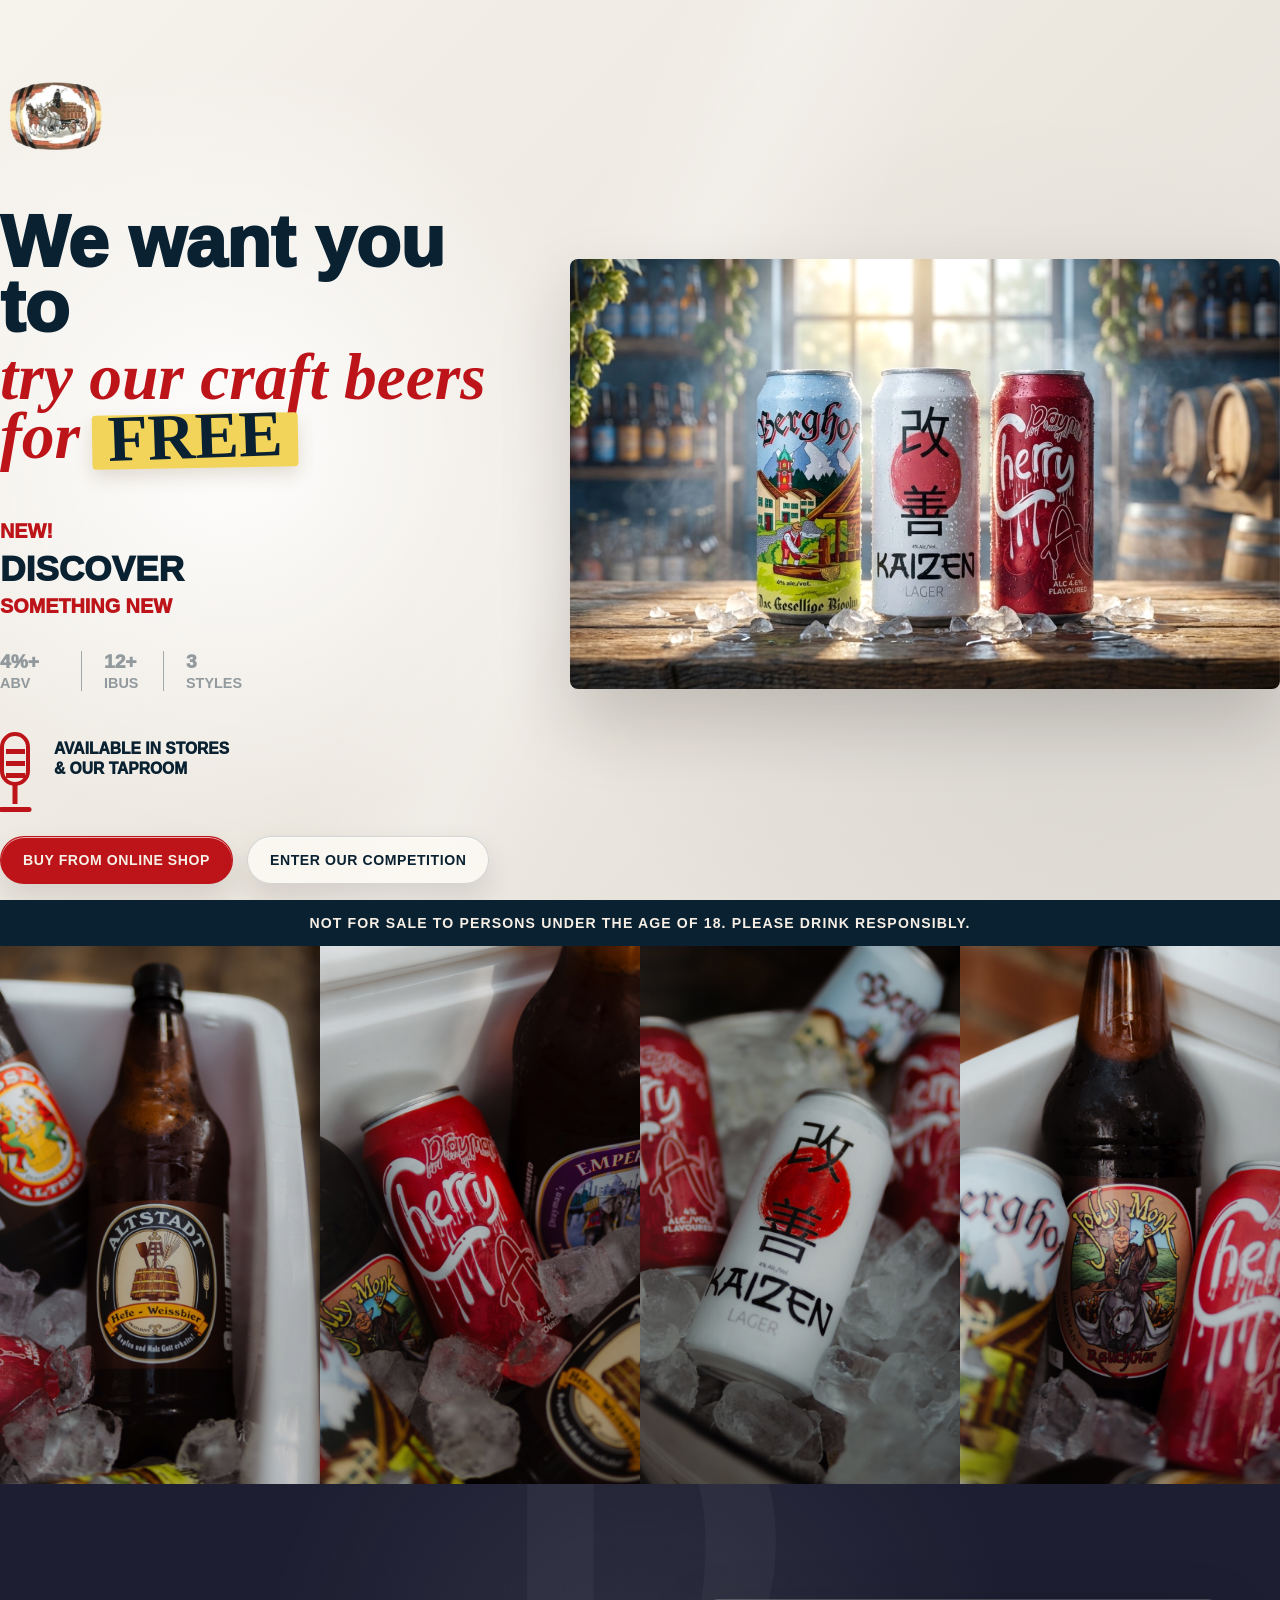
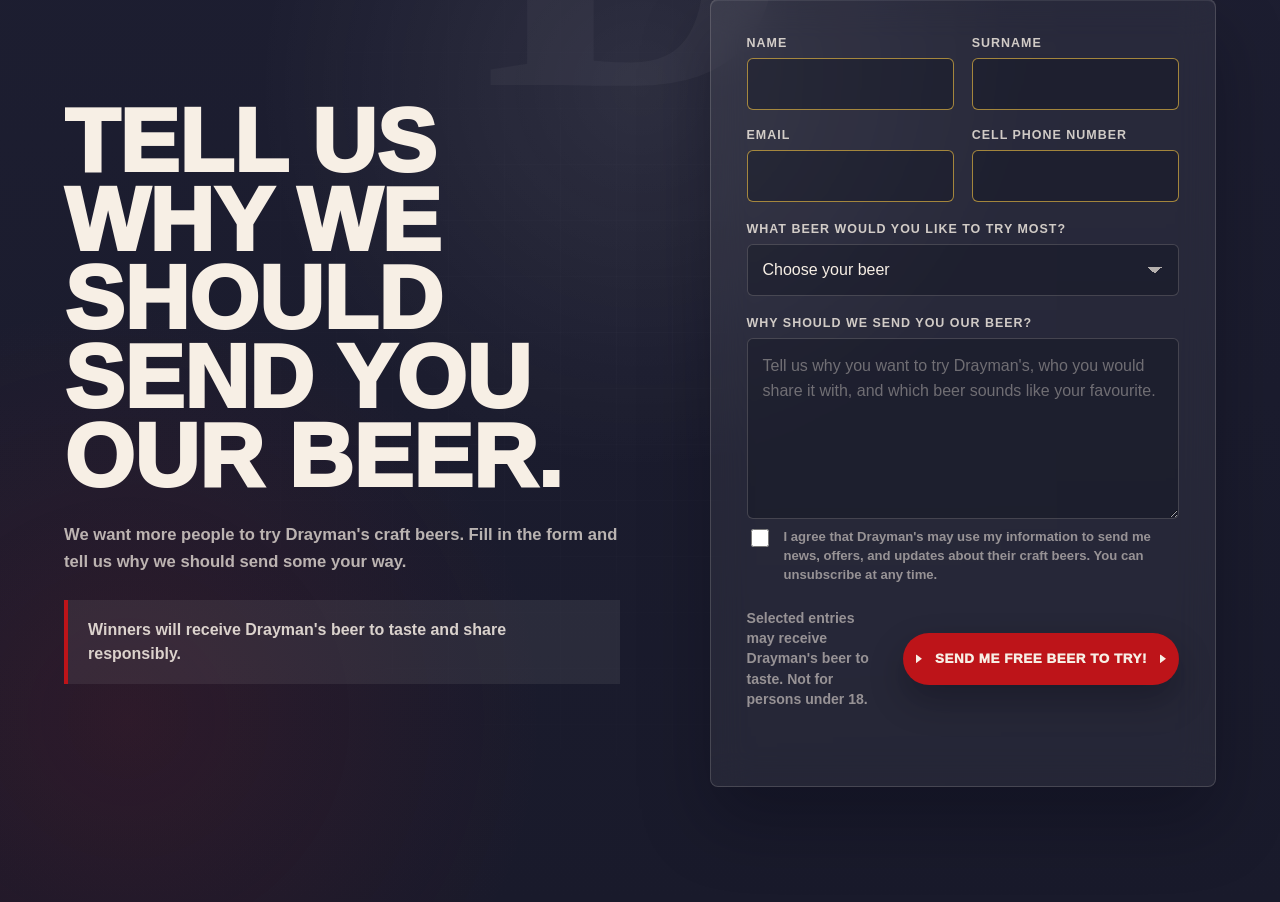
<file: index.html>
<!doctype html>
<html lang="en">

<head>
  <meta charset="UTF-8" />
  <meta name="viewport" content="width=device-width, initial-scale=1.0" />
  <meta name="description" content="Drayman's alcohol beverages landing page." />
  <title>Drayman's Beverages</title>
  <!-- Meta Pixel Code -->
  <script>
    !function (f, b, e, v, n, t, s) {
      if (f.fbq) return; n = f.fbq = function () {
        n.callMethod ?
          n.callMethod.apply(n, arguments) : n.queue.push(arguments)
      };
      if (!f._fbq) f._fbq = n; n.push = n; n.loaded = !0; n.version = '2.0';
      n.queue = []; t = b.createElement(e); t.async = !0;
      t.src = v; s = b.getElementsByTagName(e)[0];
      s.parentNode.insertBefore(t, s)
    }(window, document, 'script',
      'https://connect.facebook.net/en_US/fbevents.js');
    fbq('init', '647273967778956');
    fbq('track', 'PageView');
  </script>
  <!-- End Meta Pixel Code -->
  <link rel="preload" href="assets/hero-product-photo-optimized.jpg" as="image" />
  <link rel="preload" href="assets/draymans-logo.avif" as="image" />
  <link rel="stylesheet" href="styles.css" />
</head>

<body>
  <noscript>
    <img height="1" width="1" style="display:none"
      src="https://www.facebook.com/tr?id=647273967778956&ev=PageView&noscript=1" alt="" />
  </noscript>
  <main class="landing" aria-label="Drayman's alcohol beverages">
    <section class="hero" data-tilt>
      <div class="hero__frame">
        <div class="hero__content">
          <div class="hero__copy">
            <img class="hero__brand-logo" src="assets/draymans-logo.avif" alt="Drayman's Brewery and Distillery" />

            <div class="hero__headline">
              <p class="hero__headline-main">We want you to</p>
              <h1>try our craft beers for <span>FREE</span></h1>
            </div>

            <div class="hero__side hero__side--left">
              <p class="hero__new">New!</p>
              <p class="hero__discover">Discover</p>
              <p class="hero__new hero__new--wide">Something new</p>
              <dl class="hero__stats">
                <div>
                  <dt>4%+</dt>
                  <dd>ABV</dd>
                </div>
                <div>
                  <dt>12+</dt>
                  <dd>IBUS</dd>
                </div>
                <div>
                  <dt>3</dt>
                  <dd>Styles</dd>
                </div>
              </dl>
            </div>

            <div class="hero__side hero__side--right">
              <div class="hero__mic" aria-hidden="true"></div>
              <p>Available in stores<br />&amp; our taproom</p>
            </div>

            <div class="hero__actions" aria-label="Drayman's actions">
              <a class="hero__button hero__button--primary" href="https://draymans.com/"
                aria-label="Buy from online shop">
                Buy from online shop
              </a>
              <a class="hero__button hero__button--secondary" href="#sponsor-title" aria-label="Enter Our Competition">
                Enter Our Competition
              </a>
            </div>
          </div>

          <figure class="hero__products" aria-label="Drayman's beverage cans">
            <img src="assets/hero-product-photo-optimized.jpg" width="1376" height="768" decoding="async"
              fetchpriority="high" alt="Drayman's alcohol beverages on a brewery counter" />
          </figure>
        </div>
      </div>
    </section>

    <aside class="responsibility-banner" aria-label="Responsible drinking notice">
      Not for sale to persons under the age of 18. Please drink responsibly.
    </aside>

    <section class="product-showcase" aria-label="Drayman's product showcase">
      <figure class="product-showcase__item">
        <img src="assets/showcase-1-optimized.jpg" width="933" height="1400" loading="lazy" decoding="async"
          alt="Drayman's bottled beer chilled on ice" />
      </figure>
      <figure class="product-showcase__item">
        <img src="assets/showcase-2-optimized.jpg" width="933" height="1400" loading="lazy" decoding="async"
          alt="Drayman's Cherry Ale can with bottled beers on ice" />
      </figure>
      <figure class="product-showcase__item">
        <img src="assets/showcase-3-optimized.jpg" width="933" height="1400" loading="lazy" decoding="async"
          alt="Drayman's Kaizen Lager can chilled on ice" />
      </figure>
      <figure class="product-showcase__item">
        <img src="assets/showcase-4-optimized.jpg" width="933" height="1400" loading="lazy" decoding="async"
          alt="Drayman's bottled beer with Cherry Ale can" />
      </figure>
    </section>

    <section class="sponsor section-reveal" aria-labelledby="sponsor-title">
      <div class="sponsor__mark" aria-hidden="true">D</div>
      <div class="sponsor__inner">
        <div class="sponsor__intro">
          <h1 id="sponsor-title">Tell us why we should send you our beer.</h1>
          <p class="sponsor__copy">
            We want more people to try Drayman's craft beers. Fill in the form and tell us why
            we should send some your way.
          </p>
          <p class="sponsor__disclaimer">
            Winners will receive Drayman's beer to taste and share responsibly.
          </p>
        </div>

        <form class="sponsor-form" action="https://formspree.io/f/xyklqqad" method="POST"
          aria-label="Beer competition application">
          <div class="form-grid">
            <label class="field">
              <span>Name</span>
              <input name="name" type="text" autocomplete="given-name" required />
            </label>
            <label class="field">
              <span>Surname</span>
              <input name="surname" type="text" autocomplete="family-name" required />
            </label>
            <label class="field">
              <span>Email</span>
              <input name="email" type="email" autocomplete="email" required />
            </label>
            <label class="field">
              <span>Cell phone number</span>
              <input name="phone" type="tel" autocomplete="tel" required />
            </label>
          </div>

          <label class="field field--wide">
            <span>What beer would you like to try most?</span>
            <select name="beer_preference" required>
              <option value="">Choose your beer</option>
              <option value="Cherry Ale">Cherry Ale</option>
              <option value="Kaizen Lager">Kaizen Lager</option>
              <option value="Berghof">Berghof</option>
              <option value="Surprise me">Surprise me</option>
            </select>
          </label>

          <label class="field field--wide">
            <span>Why should we send you our beer?</span>
            <textarea name="reason" rows="6" required
              placeholder="Tell us why you want to try Drayman's, who you would share it with, and which beer sounds like your favourite."></textarea>
          </label>

          <label class="consent-check">
            <input type="checkbox" name="marketing_consent" value="yes" required />
            <span>I agree that Drayman's may use my information to send me news, offers, and updates about their craft beers. You can unsubscribe at any time.</span>
          </label>

          <div class="form-footer">
            <p class="form-note">Selected entries may receive Drayman's beer to taste. Not for persons under 18.</p>
            <button class="submit-button" type="submit">
              <span>Send me FREE beer to try!</span>
            </button>
          </div>

          <p class="form-status" role="status" aria-live="polite"></p>
        </form>
      </div>
    </section>
  </main>

  <script src="script.js"></script>
</body>

</html>
</file>
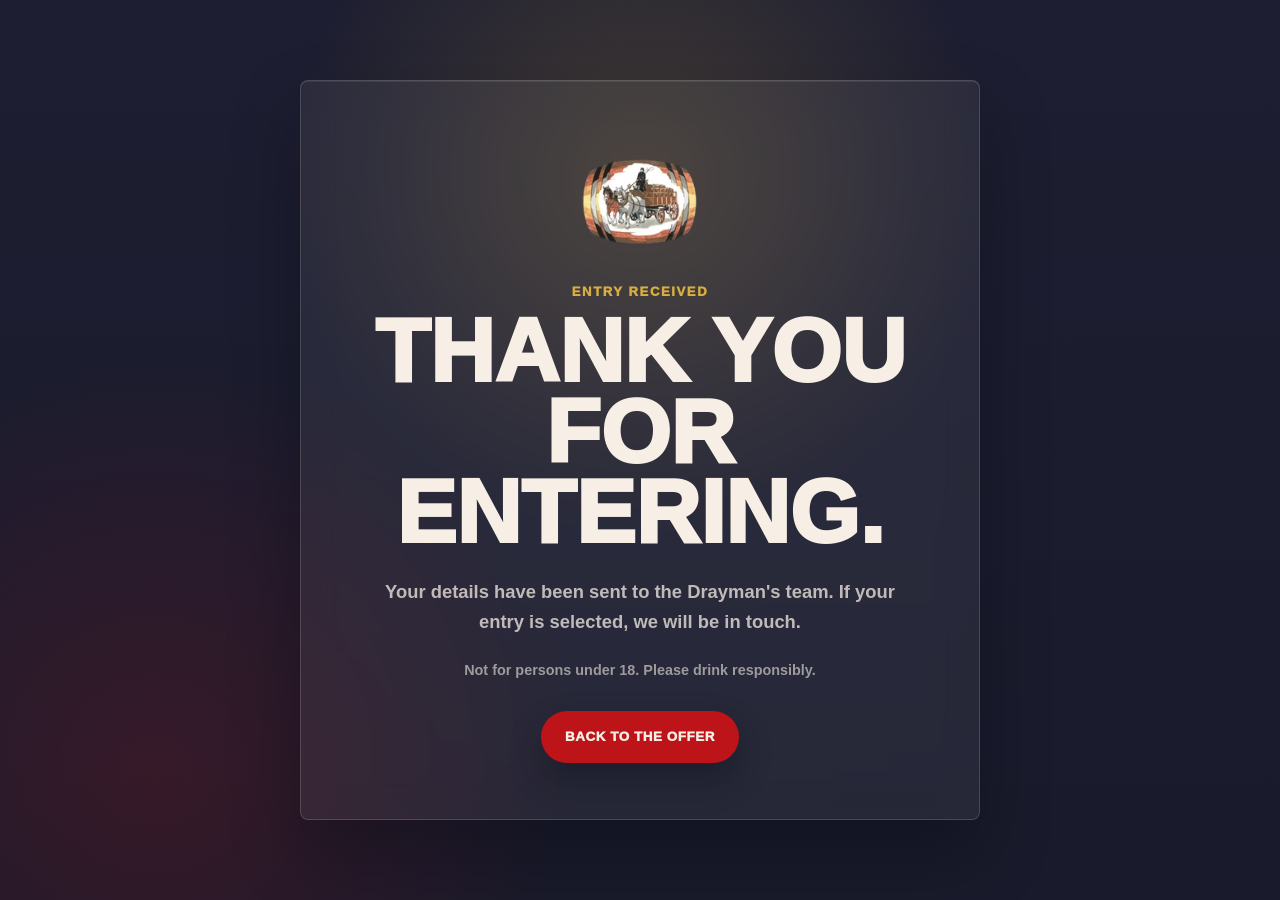
<file: thank-you.html>
<!doctype html>
<html lang="en">

<head>
  <meta charset="UTF-8" />
  <meta name="viewport" content="width=device-width, initial-scale=1.0" />
  <meta name="description" content="Thank you for entering the Drayman's beer competition." />
  <title>Thank You | Drayman's Beverages</title>
  <!-- Meta Pixel Code -->
  <script>
    !function (f, b, e, v, n, t, s) {
      if (f.fbq) return; n = f.fbq = function () {
        n.callMethod ?
        n.callMethod.apply(n, arguments) : n.queue.push(arguments)
      };
      if (!f._fbq) f._fbq = n; n.push = n; n.loaded = !0; n.version = '2.0';
      n.queue = []; t = b.createElement(e); t.async = !0;
      t.src = v; s = b.getElementsByTagName(e)[0];
      s.parentNode.insertBefore(t, s)
    }(window, document, 'script',
      'https://connect.facebook.net/en_US/fbevents.js');
    fbq('init', '647273967778956');
    fbq('track', 'PageView');
    fbq('track', 'Lead');
  </script>
  <!-- End Meta Pixel Code -->
  <link rel="preload" href="assets/draymans-logo.avif" as="image" />
  <link rel="stylesheet" href="styles.css" />
</head>

<body>
  <noscript>
    <img height="1" width="1" style="display:none"
      src="https://www.facebook.com/tr?id=647273967778956&ev=PageView&noscript=1" alt="" />
    <img height="1" width="1" style="display:none"
      src="https://www.facebook.com/tr?id=647273967778956&ev=Lead&noscript=1" alt="" />
  </noscript>
  <main class="thank-you" aria-labelledby="thank-you-title">
    <section class="thank-you__panel">
      <img class="thank-you__logo" src="assets/draymans-logo.avif" alt="Drayman's Brewery and Distillery" />
      <p class="thank-you__eyebrow">Entry received</p>
      <h1 id="thank-you-title">Thank you for entering.</h1>
      <p class="thank-you__copy">
        Your details have been sent to the Drayman's team. If your entry is selected,
        we will be in touch.
      </p>
      <p class="thank-you__notice">Not for persons under 18. Please drink responsibly.</p>
      <a class="thank-you__button" href="/">Back to the offer</a>
    </section>
  </main>
</body>

</html>
</file>
<file: styles.css>
:root {
  --paper: #efe8df;
  --paper-deep: #e2d8cc;
  --ink: #092131;
  --night: #1d1e31;
  --night-soft: #292a40;
  --red: #bd1419;
  --cream: #f7efe5;
  --gold: #d8ae43;
  --green: #3f8b4b;
  --cyan: #42bed2;
  --ease: cubic-bezier(0.16, 1, 0.3, 1);
}

* {
  box-sizing: border-box;
}

html {
  min-height: 100%;
  background: var(--paper);
}

body {
  min-height: 100%;
  margin: 0;
  overflow-x: hidden;
  color: var(--ink);
  background:
    radial-gradient(circle at 50% 38%, rgba(255, 252, 247, 0.96) 0 22%, rgba(241, 234, 224, 0.72) 54%, rgba(218, 207, 193, 0.38) 100%),
    linear-gradient(135deg, #f8f2ea 0%, var(--paper) 48%, var(--paper-deep) 100%);
  font-family: "Avenir Next", Avenir, "Helvetica Neue", Arial, sans-serif;
}

button {
  font: inherit;
}

input,
select,
textarea {
  font: inherit;
}

.landing {
  position: relative;
  min-height: 100dvh;
  isolation: isolate;
}

.thank-you {
  position: relative;
  display: grid;
  place-items: center;
  min-height: 100dvh;
  padding: clamp(24px, 5vw, 72px);
  color: var(--cream);
  background:
    radial-gradient(circle at 50% 20%, rgba(216, 174, 67, 0.2), transparent 22rem),
    radial-gradient(circle at 12% 86%, rgba(189, 20, 25, 0.18), transparent 26rem),
    linear-gradient(180deg, var(--night) 0%, #191a2b 100%);
  isolation: isolate;
}

.thank-you::before {
  position: absolute;
  inset: 0;
  z-index: -1;
  content: "";
  opacity: 0.5;
  background-image:
    linear-gradient(rgba(255, 255, 255, 0.032) 1px, transparent 1px),
    linear-gradient(90deg, rgba(255, 255, 255, 0.032) 1px, transparent 1px);
  background-size: 56px 56px;
  mask-image: radial-gradient(circle at 50% 45%, black, transparent 74%);
}

.thank-you__panel {
  width: min(100%, 680px);
  padding: clamp(32px, 5vw, 56px);
  border: 1px solid rgba(247, 239, 229, 0.16);
  border-radius: 8px;
  background: rgba(255, 255, 255, 0.06);
  box-shadow:
    inset 0 1px 0 rgba(255, 255, 255, 0.08),
    0 34px 70px rgba(4, 5, 13, 0.3);
  text-align: center;
  backdrop-filter: blur(18px);
}

.thank-you__logo {
  display: block;
  width: clamp(78px, 12vw, 118px);
  margin: 0 auto 28px;
}

.thank-you__eyebrow {
  margin: 0 0 12px;
  color: var(--gold);
  font-size: 0.82rem;
  font-weight: 950;
  letter-spacing: 0.12em;
  text-transform: uppercase;
}

.thank-you h1 {
  max-width: 8em;
  margin: 0 auto;
  color: var(--cream);
  font-size: clamp(2.9rem, 8vw, 5.6rem);
  font-weight: 950;
  line-height: 0.9;
  letter-spacing: 0;
  text-transform: uppercase;
}

.thank-you__copy {
  max-width: 34rem;
  margin: 24px auto 0;
  color: rgba(247, 239, 229, 0.74);
  font-size: clamp(1rem, 1.5vw, 1.15rem);
  font-weight: 650;
  line-height: 1.65;
}

.thank-you__notice {
  margin: 22px 0 0;
  color: rgba(247, 239, 229, 0.58);
  font-size: 0.9rem;
  font-weight: 700;
  line-height: 1.45;
}

.thank-you__button {
  display: inline-flex;
  align-items: center;
  justify-content: center;
  min-height: 52px;
  margin-top: 30px;
  padding: 0 24px;
  border-radius: 999px;
  color: var(--cream);
  background: var(--red);
  font-size: 0.84rem;
  font-weight: 950;
  letter-spacing: 0.04em;
  text-decoration: none;
  text-transform: uppercase;
  box-shadow: 0 16px 34px rgba(4, 5, 13, 0.28);
  transition:
    transform 260ms var(--ease),
    background-color 260ms var(--ease),
    box-shadow 260ms var(--ease);
}

.thank-you__button:hover,
.thank-you__button:focus-visible {
  background: #a90f14;
  box-shadow: 0 20px 42px rgba(4, 5, 13, 0.36);
  transform: translateY(-2px);
}

.landing::before {
  position: fixed;
  inset: 0;
  z-index: -1;
  pointer-events: none;
  content: "";
  opacity: 0.34;
  background-image: linear-gradient(115deg, transparent 0 42%, rgba(255, 255, 255, 0.32) 48%, transparent 56%);
  animation: ambient-pan 13s var(--ease) infinite alternate;
}

.hero {
  position: relative;
  display: grid;
  place-items: center;
  min-height: 100dvh;
  padding: 0;
  background: #f1eee8;
}

.hero__frame {
  position: relative;
  width: 100dvw;
  min-height: 100dvh;
  overflow: hidden;
  border-radius: 0;
  background:
    radial-gradient(circle at 18% 50%, rgba(255, 255, 255, 0.92), transparent 24rem),
    linear-gradient(135deg, #f6f3ed 0%, #ece7df 52%, #e1ddd6 100%);
  transform: perspective(1200px) rotateX(var(--tilt-y, 0deg)) rotateY(var(--tilt-x, 0deg)) translate3d(0, 0, 0);
  transform-origin: center;
  animation: hero-arrive 950ms var(--ease) both;
  will-change: transform;
}

.hero__frame::before {
  position: absolute;
  inset: 0;
  content: "";
  background-image:
    linear-gradient(115deg, transparent 0 40%, rgba(255, 255, 255, 0.26) 48%, transparent 58%),
    radial-gradient(circle at 80% 65%, rgba(9, 33, 49, 0.06), transparent 30rem);
  animation: ambient-pan 13s var(--ease) infinite alternate;
}

.hero__brand-logo {
  position: relative;
  z-index: 3;
  display: block;
  width: clamp(76px, 7vw, 118px);
  max-height: 110px;
  object-fit: contain;
  pointer-events: none;
}

.hero__content {
  position: relative;
  z-index: 1;
  display: grid;
  grid-template-columns: minmax(360px, 0.82fr) minmax(460px, 1.18fr);
  gap: clamp(44px, 6vw, 96px);
  align-items: center;
  width: min(calc(100% - 56px), 1360px);
  min-height: 100dvh;
  margin: 0 auto;
  padding: clamp(34px, 5vw, 68px) 0;
}

.hero__copy {
  display: flex;
  flex-direction: column;
  align-items: flex-start;
  max-width: 660px;
  animation: side-arrive-left 800ms var(--ease) 120ms both;
}

.hero__headline {
  position: relative;
  z-index: 2;
  width: 100%;
  margin-top: clamp(34px, 5.4dvh, 62px);
  text-align: left;
  animation: headline-arrive 860ms var(--ease) 170ms both;
}

.hero__headline-main {
  margin: 0;
  color: var(--ink);
  font-size: clamp(3.1rem, 5.7vw, 6.3rem);
  font-weight: 950;
  line-height: 0.9;
  letter-spacing: 0;
}

.hero__headline h1 {
  position: relative;
  display: inline-block;
  margin: 8px 0 0;
  color: var(--red);
  font-family: "Bodoni 72", Didot, "Bodoni 72 Oldstyle", "Times New Roman", Georgia, serif;
  font-size: clamp(3.05rem, 5.12vw, 5.55rem);
  font-style: italic;
  font-weight: 700;
  line-height: 0.9;
  letter-spacing: 0;
}

.hero__headline h1 span {
  position: relative;
  display: inline-block;
  padding: 0 0.18em 0.04em;
  color: var(--ink);
  font-style: normal;
  transform: rotate(-2deg);
}

.hero__headline h1 span::before {
  position: absolute;
  inset: 0.1em -0.06em 0.02em;
  z-index: -1;
  content: "";
  border-radius: 4px;
  background: #f3d45b;
  box-shadow: 0 8px 18px rgba(91, 69, 16, 0.16);
  transform: rotate(1deg);
}

.hero__products {
  position: relative;
  z-index: 3;
  width: 100%;
  aspect-ratio: 16 / 9;
  min-height: 430px;
  margin: 0;
  overflow: hidden;
  border-radius: 8px;
  box-shadow: 0 34px 70px rgba(27, 20, 14, 0.18);
  animation: can-arrive 860ms var(--ease) 210ms both;
}

.hero__products img {
  display: block;
  width: 100%;
  height: 100%;
  object-fit: cover;
  filter: saturate(1.03) contrast(1.03);
  user-select: none;
  transform: translate3d(0, 0, 0);
  transition:
    filter 360ms var(--ease),
    transform 360ms var(--ease);
}

.hero__products:hover img {
  filter: saturate(1.08) contrast(1.05);
  transform: scale(1.035);
}

.hero__side {
  position: relative;
  z-index: 2;
  color: var(--ink);
}

.hero__side--left {
  margin-top: clamp(38px, 5.8dvh, 64px);
  animation: side-arrive-left 800ms var(--ease) 360ms both;
}

.hero__new {
  margin: 0;
  color: var(--red);
  font-size: clamp(1.15rem, 1.55vw, 1.62rem);
  font-weight: 950;
  line-height: 1.08;
  text-transform: uppercase;
}

.hero__new--wide {
  margin-top: 10px;
}

.hero__discover {
  margin: 10px 0 0;
  color: var(--ink);
  font-size: clamp(1.9rem, 2.75vw, 2.8rem);
  font-weight: 950;
  line-height: 0.95;
  text-transform: uppercase;
}

.hero__stats {
  display: grid;
  grid-template-columns: repeat(3, auto);
  gap: 0;
  margin: 34px 0 0;
}

.hero__stats div {
  min-width: 82px;
  padding-right: 22px;
  border-right: 1px solid rgba(9, 33, 49, 0.35);
}

.hero__stats div + div {
  padding-left: 22px;
}

.hero__stats div:last-child {
  border-right: 0;
}

.hero__stats dt {
  color: rgba(9, 33, 49, 0.42);
  font-size: clamp(1.15rem, 1.5vw, 1.55rem);
  font-weight: 950;
}

.hero__stats dd {
  margin: 2px 0 0;
  color: rgba(9, 33, 49, 0.42);
  font-size: 0.9rem;
  font-weight: 900;
  text-transform: uppercase;
}

.hero__side--right {
  display: grid;
  grid-template-columns: 38px auto;
  gap: 16px;
  align-items: center;
  margin-top: clamp(32px, 4.6dvh, 48px);
  animation: side-arrive-right 800ms var(--ease) 420ms both;
}

.hero__side--right p {
  margin: 0;
  color: var(--ink);
  font-size: clamp(0.95rem, 1.22vw, 1.24rem);
  font-weight: 950;
  line-height: 1.28;
  text-transform: uppercase;
}

.hero__mic {
  position: relative;
  width: 30px;
  height: 54px;
  color: var(--red);
  border: 4px solid currentColor;
  border-radius: 999px;
}

.hero__mic::before {
  position: absolute;
  left: 50%;
  bottom: -22px;
  width: 5px;
  height: 22px;
  content: "";
  background: currentColor;
  transform: translateX(-50%);
}

.hero__mic::after {
  position: absolute;
  left: 50%;
  bottom: -30px;
  width: 33px;
  height: 5px;
  border-radius: 999px;
  content: "";
  background: currentColor;
  transform: translateX(-50%);
}

.hero__mic {
  background:
    linear-gradient(currentColor, currentColor) center 13px / 19px 5px no-repeat,
    linear-gradient(currentColor, currentColor) center 25px / 19px 5px no-repeat,
    linear-gradient(currentColor, currentColor) center 37px / 19px 5px no-repeat;
}

.hero__pager {
  display: none;
}

.hero__pager span {
  width: 24px;
  height: 5px;
  border-radius: 999px;
  background: rgba(9, 33, 49, 0.22);
}

.hero__pager span:first-child {
  background: var(--ink);
}

.hero__shadow {
  position: absolute;
  left: 29%;
  right: 30%;
  bottom: 9.4%;
  height: 5.5%;
  border-radius: 999px;
  background: radial-gradient(ellipse, rgba(32, 24, 18, 0.28), transparent 68%);
  filter: blur(7px);
  opacity: 0.58;
  animation: shadow-breathe 6.5s var(--ease) infinite alternate;
}

.hero__sheen,
.hero__float {
  position: absolute;
  pointer-events: none;
}

.hero__sheen {
  top: 38%;
  bottom: 12%;
  width: 17%;
  opacity: 0;
  mix-blend-mode: screen;
  background: linear-gradient(98deg, transparent 0%, rgba(255, 255, 255, 0.28) 46%, transparent 72%);
  filter: blur(10px);
  transform: translateX(-120%) skewX(-12deg);
  animation: can-sheen 6.8s var(--ease) infinite;
}

.hero__sheen--left {
  left: 29%;
  animation-delay: 1.1s;
}

.hero__sheen--right {
  left: 48%;
  animation-delay: 2.25s;
}

.hero__float--brand {
  top: 4%;
  left: 39.5%;
  width: 21%;
  height: 12%;
  border-radius: 50%;
  background: radial-gradient(ellipse, rgba(189, 20, 25, 0.16), transparent 66%);
  filter: blur(18px);
  animation: float-brand 5.2s var(--ease) infinite alternate;
}

.hero__float--cans {
  left: 32%;
  bottom: 11%;
  width: 36%;
  height: 44%;
  border-radius: 50%;
  background: radial-gradient(ellipse, rgba(255, 255, 255, 0.28), transparent 70%);
  filter: blur(20px);
  mix-blend-mode: screen;
  animation: float-cans 4.8s var(--ease) infinite alternate;
}

.hero__actions {
  position: relative;
  z-index: 5;
  display: flex;
  gap: 14px;
  align-items: center;
  margin-top: clamp(38px, 5.5dvh, 58px);
  animation: controls-arrive 1s var(--ease) 520ms both;
}

.hero__button {
  display: inline-flex;
  align-items: center;
  justify-content: center;
  min-height: 48px;
  padding: 0 22px;
  border: 1px solid rgba(9, 33, 49, 0.16);
  border-radius: 999px;
  text-decoration: none;
  color: var(--ink);
  background: rgba(255, 252, 247, 0.72);
  box-shadow:
    inset 0 1px 0 rgba(255, 255, 255, 0.68),
    0 14px 30px rgba(27, 20, 14, 0.12);
  backdrop-filter: blur(14px);
  font-size: clamp(0.76rem, 1.1vw, 0.92rem);
  font-weight: 900;
  letter-spacing: 0.04em;
  text-transform: uppercase;
  transition:
    background-color 280ms var(--ease),
    border-color 280ms var(--ease),
    box-shadow 280ms var(--ease),
    color 280ms var(--ease),
    transform 280ms var(--ease);
}

.hero__button--primary {
  color: var(--cream);
  border-color: rgba(189, 20, 25, 0.82);
  background: var(--red);
}

.hero__button:hover {
  transform: translateY(-2px);
  box-shadow:
    inset 0 1px 0 rgba(255, 255, 255, 0.56),
    0 18px 36px rgba(27, 20, 14, 0.18);
}

.hero__button:active {
  transform: translateY(1px) scale(0.985);
}

.hero__button:focus-visible {
  outline: 2px solid var(--red);
  outline-offset: 5px;
}

.responsibility-banner {
  display: flex;
  justify-content: center;
  align-items: center;
  min-height: 46px;
  padding: 12px 18px;
  color: var(--cream);
  background: var(--ink);
  font-size: clamp(0.72rem, 1.1vw, 0.9rem);
  font-weight: 900;
  letter-spacing: 0.08em;
  line-height: 1.35;
  text-align: center;
  text-transform: uppercase;
}

.product-showcase {
  display: grid;
  grid-template-columns: repeat(4, minmax(0, 1fr));
  gap: 0;
  width: 100%;
  background: var(--night);
}

.product-showcase__item {
  position: relative;
  min-height: clamp(360px, 42vw, 620px);
  margin: 0;
  overflow: hidden;
  background: var(--night);
  isolation: isolate;
}

.product-showcase__item::after {
  position: absolute;
  inset: 0;
  content: "";
  pointer-events: none;
  background:
    linear-gradient(180deg, rgba(5, 6, 12, 0.05), rgba(5, 6, 12, 0.2)),
    linear-gradient(90deg, rgba(255, 255, 255, 0.08), transparent 28%, transparent 72%, rgba(0, 0, 0, 0.16));
  opacity: 0.78;
}

.product-showcase__item img {
  display: block;
  width: 100%;
  height: 100%;
  min-height: inherit;
  object-fit: cover;
  transform: scale(1.01);
  transition:
    filter 420ms var(--ease),
    transform 520ms var(--ease);
}

.product-showcase__item:hover img {
  filter: saturate(1.08) contrast(1.04);
  transform: scale(1.055);
}

.sponsor {
  position: relative;
  overflow: hidden;
  min-height: 100dvh;
  padding: clamp(74px, 9vw, 128px) clamp(18px, 5vw, 72px);
  color: var(--cream);
  background:
    radial-gradient(circle at 50% 20%, rgba(255, 255, 255, 0.08), transparent 24rem),
    radial-gradient(circle at 10% 82%, rgba(189, 20, 25, 0.12), transparent 26rem),
    linear-gradient(180deg, var(--night) 0%, #191a2b 100%);
  isolation: isolate;
}

.sponsor::before {
  position: absolute;
  inset: 0;
  z-index: -1;
  content: "";
  opacity: 0.52;
  background-image:
    linear-gradient(rgba(255, 255, 255, 0.028) 1px, transparent 1px),
    linear-gradient(90deg, rgba(255, 255, 255, 0.028) 1px, transparent 1px);
  background-size: 56px 56px;
  mask-image: radial-gradient(circle at 50% 45%, black, transparent 76%);
}

.sponsor__mark {
  position: absolute;
  top: -7.5rem;
  left: 50%;
  z-index: -1;
  color: rgba(255, 255, 255, 0.035);
  font-family: Georgia, "Times New Roman", serif;
  font-size: clamp(17rem, 34vw, 34rem);
  font-weight: 900;
  line-height: 0.8;
  transform: translateX(-50%);
  user-select: none;
}

.sponsor__inner {
  display: grid;
  grid-template-columns: minmax(0, 0.9fr) minmax(320px, 0.82fr);
  gap: clamp(42px, 7vw, 104px);
  align-items: center;
  width: min(100%, 1160px);
  margin: 0 auto;
}

.sponsor__intro,
.sponsor-form {
  opacity: 0;
  transform: translate3d(0, 24px, 0);
}

.section-reveal.is-visible .sponsor__intro,
.section-reveal.is-visible .sponsor-form {
  animation: section-rise 840ms var(--ease) both;
}

.section-reveal.is-visible .sponsor-form {
  animation-delay: 150ms;
}

.sponsor h1 {
  max-width: 10.5em;
  margin: 0;
  color: var(--cream);
  font-size: clamp(2.7rem, 7vw, 6.4rem);
  font-weight: 950;
  line-height: 0.88;
  letter-spacing: 0;
  text-transform: uppercase;
}

.sponsor__copy {
  max-width: 37rem;
  margin: 25px 0 0;
  color: rgba(247, 239, 229, 0.72);
  font-size: clamp(1rem, 1.3vw, 1.14rem);
  font-weight: 650;
  line-height: 1.65;
}

.sponsor__disclaimer {
  max-width: 37rem;
  margin: 24px 0 0;
  padding: 18px 20px;
  border-left: 4px solid var(--red);
  color: rgba(247, 239, 229, 0.86);
  background: rgba(255, 255, 255, 0.07);
  font-size: clamp(0.98rem, 1.25vw, 1.1rem);
  font-weight: 850;
  line-height: 1.5;
}

.sponsor-form {
  position: relative;
  padding: clamp(24px, 3vw, 36px);
  border: 1px solid rgba(247, 239, 229, 0.16);
  border-radius: 8px;
  background: rgba(255, 255, 255, 0.055);
  box-shadow:
    inset 0 1px 0 rgba(255, 255, 255, 0.08),
    0 34px 70px rgba(4, 5, 13, 0.28);
  backdrop-filter: blur(18px);
}

.form-grid {
  display: grid;
  grid-template-columns: 1fr 1fr;
  gap: 18px;
}

.field {
  display: grid;
  gap: 8px;
}

.form-grid + .field--wide,
.field--wide + .field--wide {
  margin-top: 20px;
}

.field span {
  color: rgba(247, 239, 229, 0.82);
  font-size: 0.78rem;
  font-weight: 900;
  letter-spacing: 0.08em;
  text-transform: uppercase;
}

.field input,
.field select,
.field textarea {
  width: 100%;
  border: 1px solid rgba(247, 239, 229, 0.18);
  border-radius: 6px;
  color: var(--cream);
  background: rgba(7, 8, 18, 0.28);
  outline: none;
  transition:
    border-color 260ms var(--ease),
    background-color 260ms var(--ease),
    transform 260ms var(--ease),
    box-shadow 260ms var(--ease);
}

.field input {
  height: 52px;
  padding: 0 15px;
}

.field select {
  height: 52px;
  padding: 0 42px 0 15px;
  appearance: none;
  cursor: pointer;
  background-image:
    linear-gradient(45deg, transparent 50%, rgba(247, 239, 229, 0.7) 50%),
    linear-gradient(135deg, rgba(247, 239, 229, 0.7) 50%, transparent 50%);
  background-position:
    calc(100% - 23px) 22px,
    calc(100% - 16px) 22px;
  background-size: 7px 7px;
  background-repeat: no-repeat;
}

.field select option {
  color: #191a2b;
  background: var(--cream);
}

.field textarea {
  min-height: 156px;
  padding: 15px;
  resize: vertical;
  line-height: 1.55;
}

.field textarea::placeholder {
  color: rgba(247, 239, 229, 0.38);
}

.field input:focus,
.field select:focus,
.field textarea:focus {
  border-color: rgba(189, 20, 25, 0.85);
  background: rgba(7, 8, 18, 0.43);
  box-shadow: 0 0 0 4px rgba(189, 20, 25, 0.16);
  transform: translateY(-1px);
}

.field input:invalid:not(:placeholder-shown),
.field textarea:invalid:not(:placeholder-shown) {
  border-color: rgba(216, 174, 67, 0.72);
}

.consent-check {
  display: flex;
  align-items: flex-start;
  gap: 12px;
  cursor: pointer;
  margin-top: 8px;
}

.consent-check input[type="checkbox"] {
  flex-shrink: 0;
  width: 18px;
  height: 18px;
  margin-top: 2px;
  accent-color: #c8a96e;
  cursor: pointer;
}

.consent-check span {
  color: rgba(247, 239, 229, 0.54);
  font-size: 0.82rem;
  font-weight: 650;
  line-height: 1.45;
}

.form-footer {
  display: grid;
  grid-template-columns: 1fr auto;
  gap: 20px;
  align-items: center;
  margin-top: 24px;
}

.form-note {
  margin: 0;
  color: rgba(247, 239, 229, 0.54);
  font-size: 0.88rem;
  font-weight: 650;
  line-height: 1.45;
}

.submit-button {
  position: relative;
  min-height: 52px;
  padding: 0 22px;
  overflow: hidden;
  border: 0;
  border-radius: 999px;
  color: var(--cream);
  background: var(--red);
  cursor: pointer;
  font-size: 0.84rem;
  font-weight: 950;
  letter-spacing: 0.04em;
  text-transform: uppercase;
  box-shadow: 0 16px 34px rgba(4, 5, 13, 0.28);
  transition:
    transform 260ms var(--ease),
    background-color 260ms var(--ease),
    box-shadow 260ms var(--ease);
}

.submit-button::before,
.submit-button::after {
  position: absolute;
  top: 50%;
  width: 6px;
  height: 9px;
  clip-path: polygon(0 0, 100% 50%, 0 100%);
  content: "";
  background: currentColor;
  transform: translateY(-50%);
  transition: transform 260ms var(--ease);
}

.submit-button::before {
  left: 13px;
}

.submit-button::after {
  right: 13px;
}

.submit-button span {
  position: relative;
  display: block;
  padding: 0 10px;
}

.submit-button:hover {
  background: #a91015;
  box-shadow: 0 20px 38px rgba(4, 5, 13, 0.36);
  transform: translateY(-2px);
}

.submit-button:hover::before {
  transform: translate(2px, -50%);
}

.submit-button:hover::after {
  transform: translate(2px, -50%);
}

.submit-button:active {
  transform: translateY(1px) scale(0.985);
}

.submit-button:focus-visible {
  outline: 2px solid var(--cream);
  outline-offset: 5px;
}

.form-status {
  min-height: 22px;
  margin: 18px 0 0;
  color: rgba(247, 239, 229, 0.8);
  font-size: 0.9rem;
  font-weight: 800;
}

.form-status.is-success {
  color: #bfe0c5;
}

.form-status.is-error {
  color: #f1c267;
}

@keyframes hero-arrive {
  from {
    opacity: 0;
    transform: perspective(1200px) rotateX(0deg) rotateY(0deg) translate3d(0, 18px, 0) scale(0.985);
  }
  to {
    opacity: 1;
  }
}

@keyframes art-breathe {
  from {
    transform: scale(1) translate3d(0, 0, 0);
  }
  to {
    transform: scale(1) translate3d(0, 0, 0);
  }
}

@keyframes shadow-breathe {
  from {
    opacity: 0.5;
    transform: scaleX(0.98);
  }
  to {
    opacity: 0.66;
    transform: scaleX(1.04);
  }
}

@keyframes can-sheen {
  0%,
  44% {
    opacity: 0;
    transform: translateX(-120%) skewX(-12deg);
  }
  58% {
    opacity: 0.72;
  }
  74%,
  100% {
    opacity: 0;
    transform: translateX(175%) skewX(-12deg);
  }
}

@keyframes float-brand {
  from {
    opacity: 0.34;
    transform: translate3d(-1.4%, 3%, 0) scale(0.94);
  }
  to {
    opacity: 0.58;
    transform: translate3d(1.2%, -2%, 0) scale(1.06);
  }
}

@keyframes float-cans {
  from {
    opacity: 0.22;
    transform: translate3d(-1%, 1.8%, 0) scale(0.98);
  }
  to {
    opacity: 0.44;
    transform: translate3d(1%, -1.2%, 0) scale(1.04);
  }
}

@keyframes controls-arrive {
  from {
    opacity: 0;
    transform: translateY(12px);
  }
  to {
    opacity: 1;
    transform: translateY(0);
  }
}

@keyframes ambient-pan {
  from {
    transform: translate3d(-1.2%, -0.8%, 0) scale(1.02);
  }
  to {
    transform: translate3d(1.2%, 0.8%, 0) scale(1.04);
  }
}

@keyframes logo-arrive {
  from {
    opacity: 0;
    transform: translate(-50%, -12px) rotate(-1deg);
  }
  to {
    opacity: 1;
    transform: translate(-50%, 0) rotate(-1deg);
  }
}

@keyframes headline-arrive {
  from {
    opacity: 0;
    transform: translateY(14px);
  }
  to {
    opacity: 1;
    transform: translateY(0);
  }
}

@keyframes can-arrive {
  from {
    opacity: 0;
    transform: translateY(24px) scale(0.985);
  }
  to {
    opacity: 1;
    transform: translateY(0) scale(1);
  }
}

@keyframes side-arrive-left {
  from {
    opacity: 0;
    transform: translateX(-18px);
  }
  to {
    opacity: 1;
    transform: translateX(0);
  }
}

@keyframes side-arrive-right {
  from {
    opacity: 0;
    transform: translateX(18px);
  }
  to {
    opacity: 1;
    transform: translateX(0);
  }
}

@keyframes section-rise {
  from {
    opacity: 0;
    transform: translate3d(0, 24px, 0);
  }
  to {
    opacity: 1;
    transform: translate3d(0, 0, 0);
  }
}

@media (max-aspect-ratio: 3 / 2) {
  .hero__frame {
    width: 100dvw;
    height: 100dvh;
  }

  .hero__brand-logo {
    width: clamp(72px, 9vw, 112px);
    max-height: 96px;
  }

  .hero__content {
    width: 100%;
  }
}

@media (max-width: 720px) {
  .hero {
    min-height: auto;
  }

  .hero__frame {
    width: 100dvw;
    height: auto;
    min-height: 100dvh;
  }

  .hero__frame::before {
    background-image:
      linear-gradient(115deg, transparent 0 41%, rgba(255, 255, 255, 0.28) 49%, transparent 58%),
      radial-gradient(circle at 50% 34%, rgba(255, 255, 255, 0.5), transparent 16rem),
      radial-gradient(circle at 18% 78%, rgba(189, 20, 25, 0.055), transparent 14rem);
  }

  .hero__brand-logo {
    width: clamp(70px, 21vw, 96px);
    max-height: 82px;
  }

  .hero__content {
    grid-template-columns: 1fr;
    gap: 34px;
    width: min(100% - 28px, 560px);
    height: auto;
    min-height: 100dvh;
    padding: 28px 0 34px;
  }

  .hero__copy {
    align-items: center;
    max-width: 100%;
    text-align: center;
  }

  .hero__logo {
    top: 4.4%;
    font-size: clamp(3.2rem, 18vw, 4.8rem);
  }

  .hero__headline {
    top: auto;
    left: auto;
    width: 94%;
    margin-top: 26px;
    text-align: center;
  }

  .hero__headline-main {
    font-size: clamp(2.25rem, 12vw, 3.35rem);
    line-height: 0.96;
  }

  .hero__headline h1 {
    max-width: 9.5em;
    font-size: clamp(2.15rem, 10.2vw, 3.15rem);
    line-height: 0.92;
  }

  .hero__products {
    bottom: auto;
    width: 100%;
    min-height: 260px;
    aspect-ratio: 16 / 10;
  }

  .hero__side--left {
    left: auto;
    right: auto;
    bottom: auto;
    margin-top: 30px;
    text-align: center;
  }

  .hero__new {
    font-size: 1rem;
  }

  .hero__discover {
    font-size: 1.55rem;
  }

  .hero__stats {
    justify-content: center;
    margin-top: 18px;
  }

  .hero__stats div {
    min-width: 50px;
    padding-right: 10px;
  }

  .hero__stats div + div {
    padding-left: 10px;
  }

  .hero__stats dt {
    font-size: 0.95rem;
  }

  .hero__stats dd {
    font-size: 0.66rem;
  }

  .hero__side--right {
    right: auto;
    bottom: auto;
    grid-template-columns: 28px auto;
    gap: 11px;
    justify-content: center;
    margin-top: 24px;
    text-align: left;
  }

  .hero__side--right p {
    font-size: 0.78rem;
  }

  .hero__mic {
    width: 24px;
    height: 42px;
    border-width: 3px;
  }

  .hero__mic::before {
    bottom: -15px;
    width: 3px;
    height: 15px;
  }

  .hero__mic::after {
    bottom: -20px;
    width: 24px;
    height: 3px;
  }

  .hero__actions {
    width: min(100% - 28px, 420px);
    flex-direction: column;
    gap: 8px;
    margin-top: 28px;
  }

  .hero__button {
    width: 100%;
    min-height: 43px;
  }

  .product-showcase {
    grid-template-columns: repeat(2, minmax(0, 1fr));
  }

  .product-showcase__item {
    min-height: 320px;
  }

  .sponsor {
    padding: 64px 16px;
  }

  .sponsor__inner {
    grid-template-columns: 1fr;
  }

  .sponsor h1 {
    max-width: 9em;
  }

  .form-grid,
  .form-footer {
    grid-template-columns: 1fr;
  }

  .submit-button {
    width: 100%;
  }
}

@media (min-width: 721px) and (max-height: 820px) {
  .hero__content {
    min-height: 100dvh;
    padding-block: 28px;
  }

  .hero__logo {
    top: 3.2%;
    font-size: clamp(3.6rem, 6.4vw, 6rem);
  }

  .hero__headline {
    margin-top: 24px;
  }

  .hero__products {
    min-height: 360px;
  }

  .hero__side--left {
    margin-top: 22px;
  }

  .hero__side--right {
    margin-top: 18px;
  }

  .hero__actions {
    margin-top: 24px;
  }
}

@media (max-width: 440px) {
  .product-showcase {
    grid-template-columns: 1fr;
  }

  .product-showcase__item {
    min-height: 430px;
  }

  .field input {
    height: 50px;
  }

  .submit-button {
    padding-inline: 18px;
    font-size: 0.75rem;
  }
}

@media (prefers-reduced-motion: reduce) {
  *,
  *::before,
  *::after {
    scroll-behavior: auto !important;
    animation-duration: 1ms !important;
    animation-iteration-count: 1 !important;
    transition-duration: 1ms !important;
  }

  .hero__frame {
    transform: none !important;
  }
}
</file>
